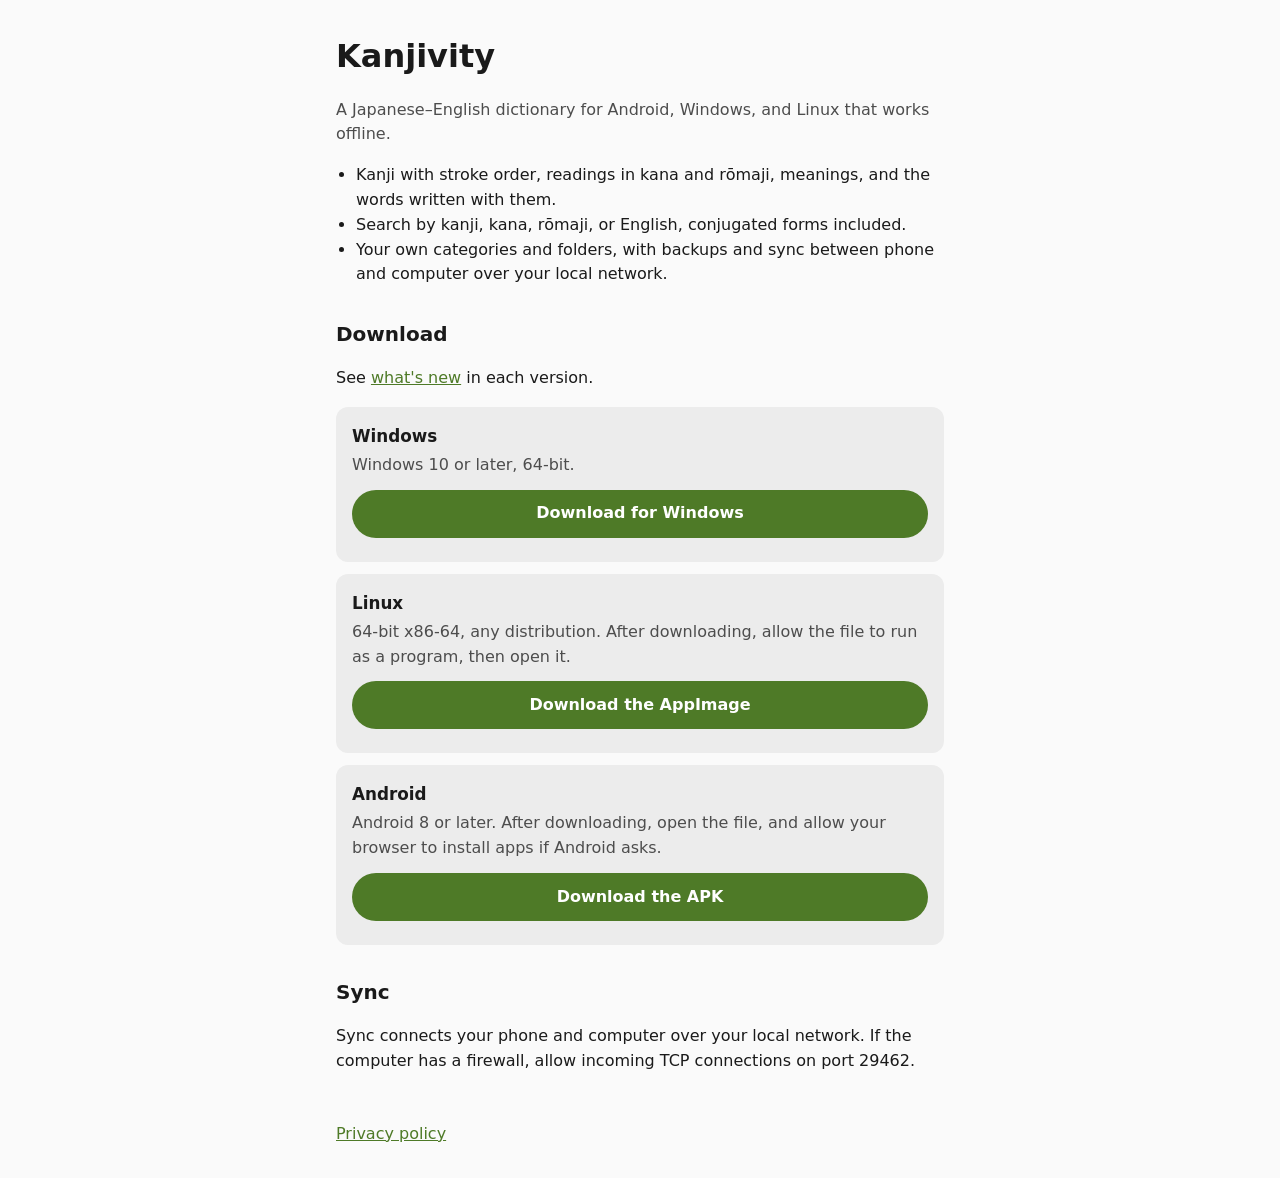
<file: index.html>
<!doctype html>
<html lang="en">
<head>
<meta charset="utf-8">
<meta name="viewport" content="width=device-width, initial-scale=1">
<meta name="color-scheme" content="dark light">
<meta name="description" content="Kanjivity is a Japanese-English dictionary for Android, Windows, and Linux that works offline.">
<title>Kanjivity</title>
<link rel="stylesheet" href="style.css">
</head>
<body>
<main>
<h1>Kanjivity</h1>
<p class="lead">A Japanese–English dictionary for Android, Windows, and Linux that works offline.</p>
<ul>
<li>Kanji with stroke order, readings in kana and rōmaji, meanings, and the words written with them.</li>
<li>Search by kanji, kana, rōmaji, or English, conjugated forms included.</li>
<li>Your own categories and folders, with backups and sync between phone and computer over your local network.</li>
</ul>
<h2>Download</h2>
<p>See <a href="changelog.html">what's new</a> in each version.</p>
<section class="card">
<h3>Windows</h3>
<p>Windows 10 or later, 64-bit.</p>
<a class="button" href="https://github.com/ghifarhaidar/kanjivity/releases/latest/download/Kanjivity.msi">Download for Windows</a>
</section>
<section class="card">
<h3>Linux</h3>
<p>64-bit x86-64, any distribution. After downloading, allow the file to run as a program, then open it.</p>
<a class="button" href="https://github.com/ghifarhaidar/kanjivity/releases/latest/download/Kanjivity-x86_64.AppImage">Download the AppImage</a>
</section>
<section class="card">
<h3>Android</h3>
<p>Android 8 or later. After downloading, open the file, and allow your browser to install apps if Android asks.</p>
<a class="button" href="https://github.com/ghifarhaidar/kanjivity/releases/latest/download/Kanjivity.apk">Download the APK</a>
</section>
<h2>Sync</h2>
<p>Sync connects your phone and computer over your local network. If the computer has a firewall, allow incoming TCP connections on port 29462.</p>
</main>
<footer>
<a href="privacy.html">Privacy policy</a>
</footer>
</body>
</html>
</file>
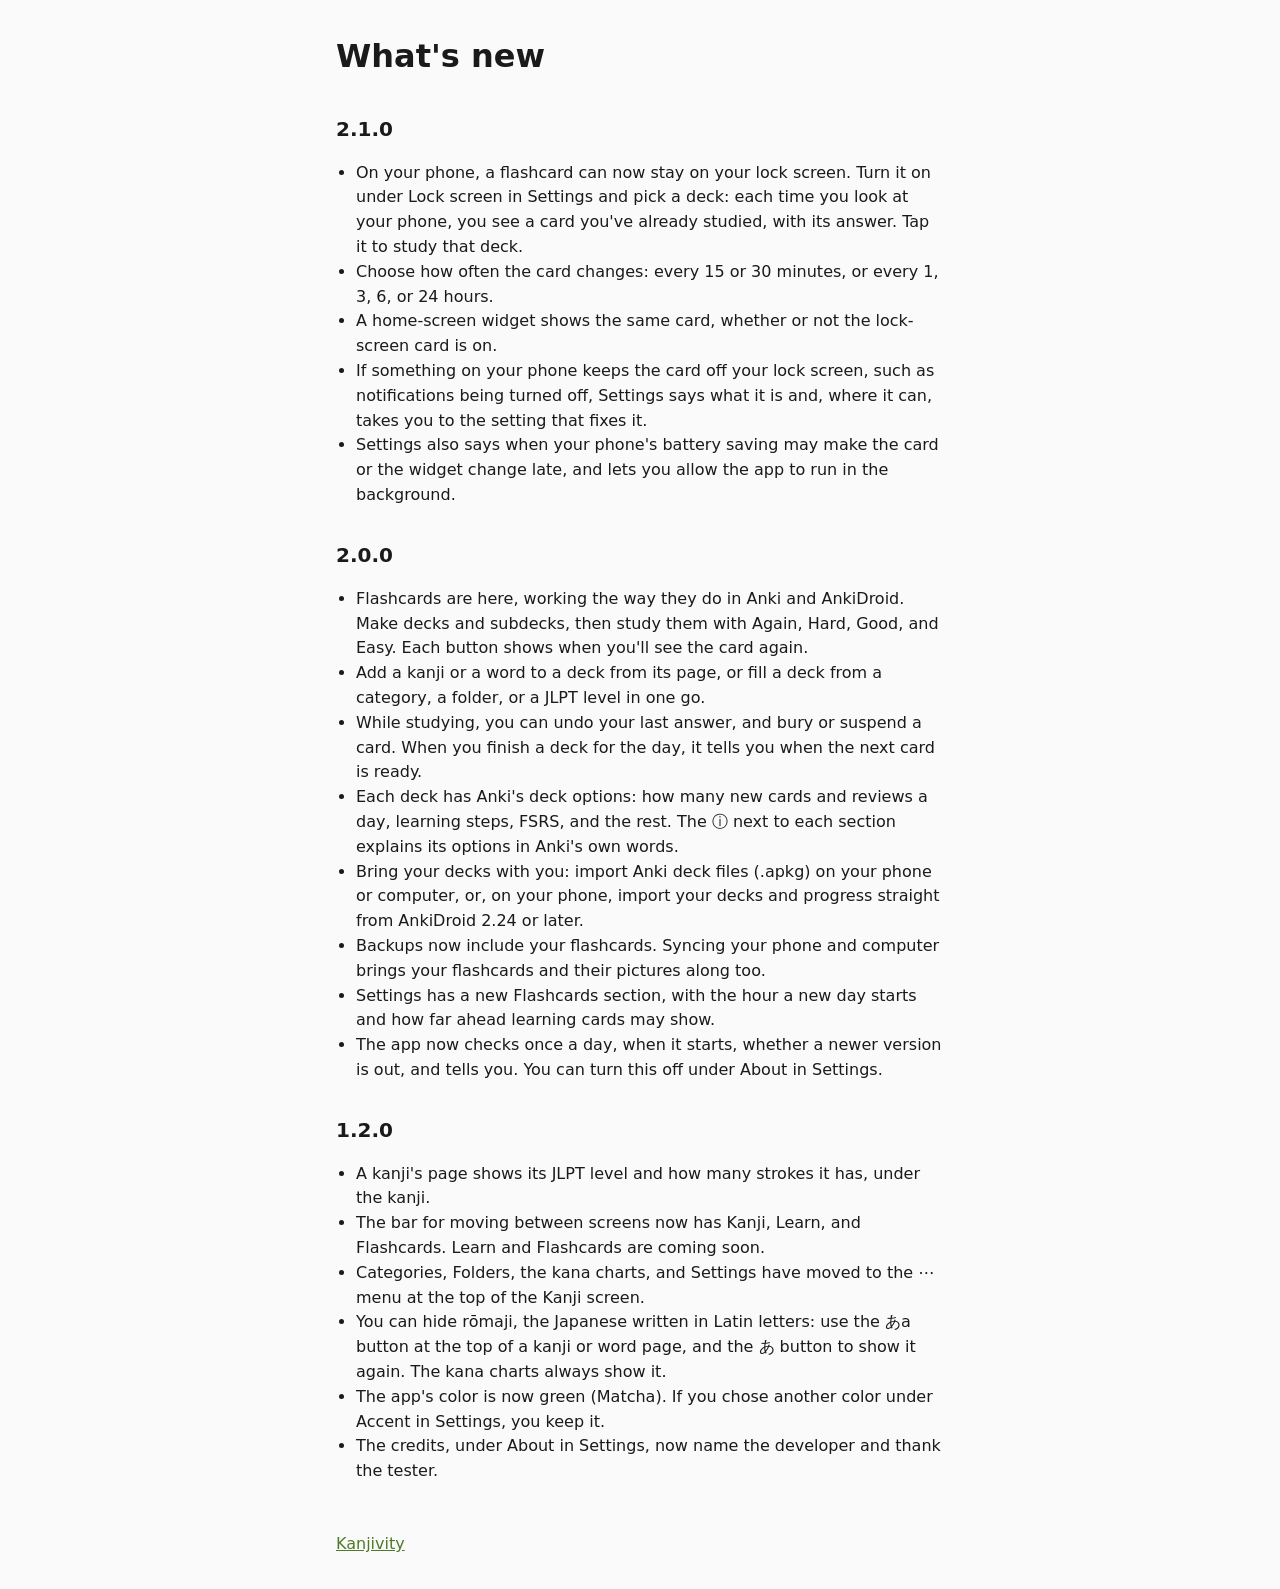
<file: changelog.html>
<!doctype html>
<html lang="en">
<head>
<meta charset="utf-8">
<meta name="viewport" content="width=device-width, initial-scale=1">
<meta name="color-scheme" content="dark light">
<meta name="description" content="What changed in each version of Kanjivity.">
<title>Kanjivity changelog</title>
<link rel="stylesheet" href="style.css">
</head>
<body>
<main>
<h1>What's new</h1>

<h2 id="v2.1.0">2.1.0</h2>
<ul>
<li>On your phone, a flashcard can now stay on your lock screen. Turn it on under Lock screen in Settings and pick a deck: each time you look at your phone, you see a card you've already studied, with its answer. Tap it to study that deck.</li>
<li>Choose how often the card changes: every 15 or 30 minutes, or every 1, 3, 6, or 24 hours.</li>
<li>A home-screen widget shows the same card, whether or not the lock-screen card is on.</li>
<li>If something on your phone keeps the card off your lock screen, such as notifications being turned off, Settings says what it is and, where it can, takes you to the setting that fixes it.</li>
<li>Settings also says when your phone's battery saving may make the card or the widget change late, and lets you allow the app to run in the background.</li>
</ul>

<h2 id="v2.0.0">2.0.0</h2>
<ul>
<li>Flashcards are here, working the way they do in Anki and AnkiDroid. Make decks and subdecks, then study them with Again, Hard, Good, and Easy. Each button shows when you'll see the card again.</li>
<li>Add a kanji or a word to a deck from its page, or fill a deck from a category, a folder, or a JLPT level in one go.</li>
<li>While studying, you can undo your last answer, and bury or suspend a card. When you finish a deck for the day, it tells you when the next card is ready.</li>
<li>Each deck has Anki's deck options: how many new cards and reviews a day, learning steps, FSRS, and the rest. The ⓘ next to each section explains its options in Anki's own words.</li>
<li>Bring your decks with you: import Anki deck files (.apkg) on your phone or computer, or, on your phone, import your decks and progress straight from AnkiDroid 2.24 or later.</li>
<li>Backups now include your flashcards. Syncing your phone and computer brings your flashcards and their pictures along too.</li>
<li>Settings has a new Flashcards section, with the hour a new day starts and how far ahead learning cards may show.</li>
<li>The app now checks once a day, when it starts, whether a newer version is out, and tells you. You can turn this off under About in Settings.</li>
</ul>

<h2 id="v1.2.0">1.2.0</h2>
<ul>
<li>A kanji's page shows its JLPT level and how many strokes it has, under the kanji.</li>
<li>The bar for moving between screens now has Kanji, Learn, and Flashcards. Learn and Flashcards are coming soon.</li>
<li>Categories, Folders, the kana charts, and Settings have moved to the ⋯ menu at the top of the Kanji screen.</li>
<li>You can hide rōmaji, the Japanese written in Latin letters: use the あa button at the top of a kanji or word page, and the あ button to show it again. The kana charts always show it.</li>
<li>The app's color is now green (Matcha). If you chose another color under Accent in Settings, you keep it.</li>
<li>The credits, under About in Settings, now name the developer and thank the tester.</li>
</ul>
</main>
<footer>
<a href="index.html">Kanjivity</a>
</footer>
</body>
</html>
</file>
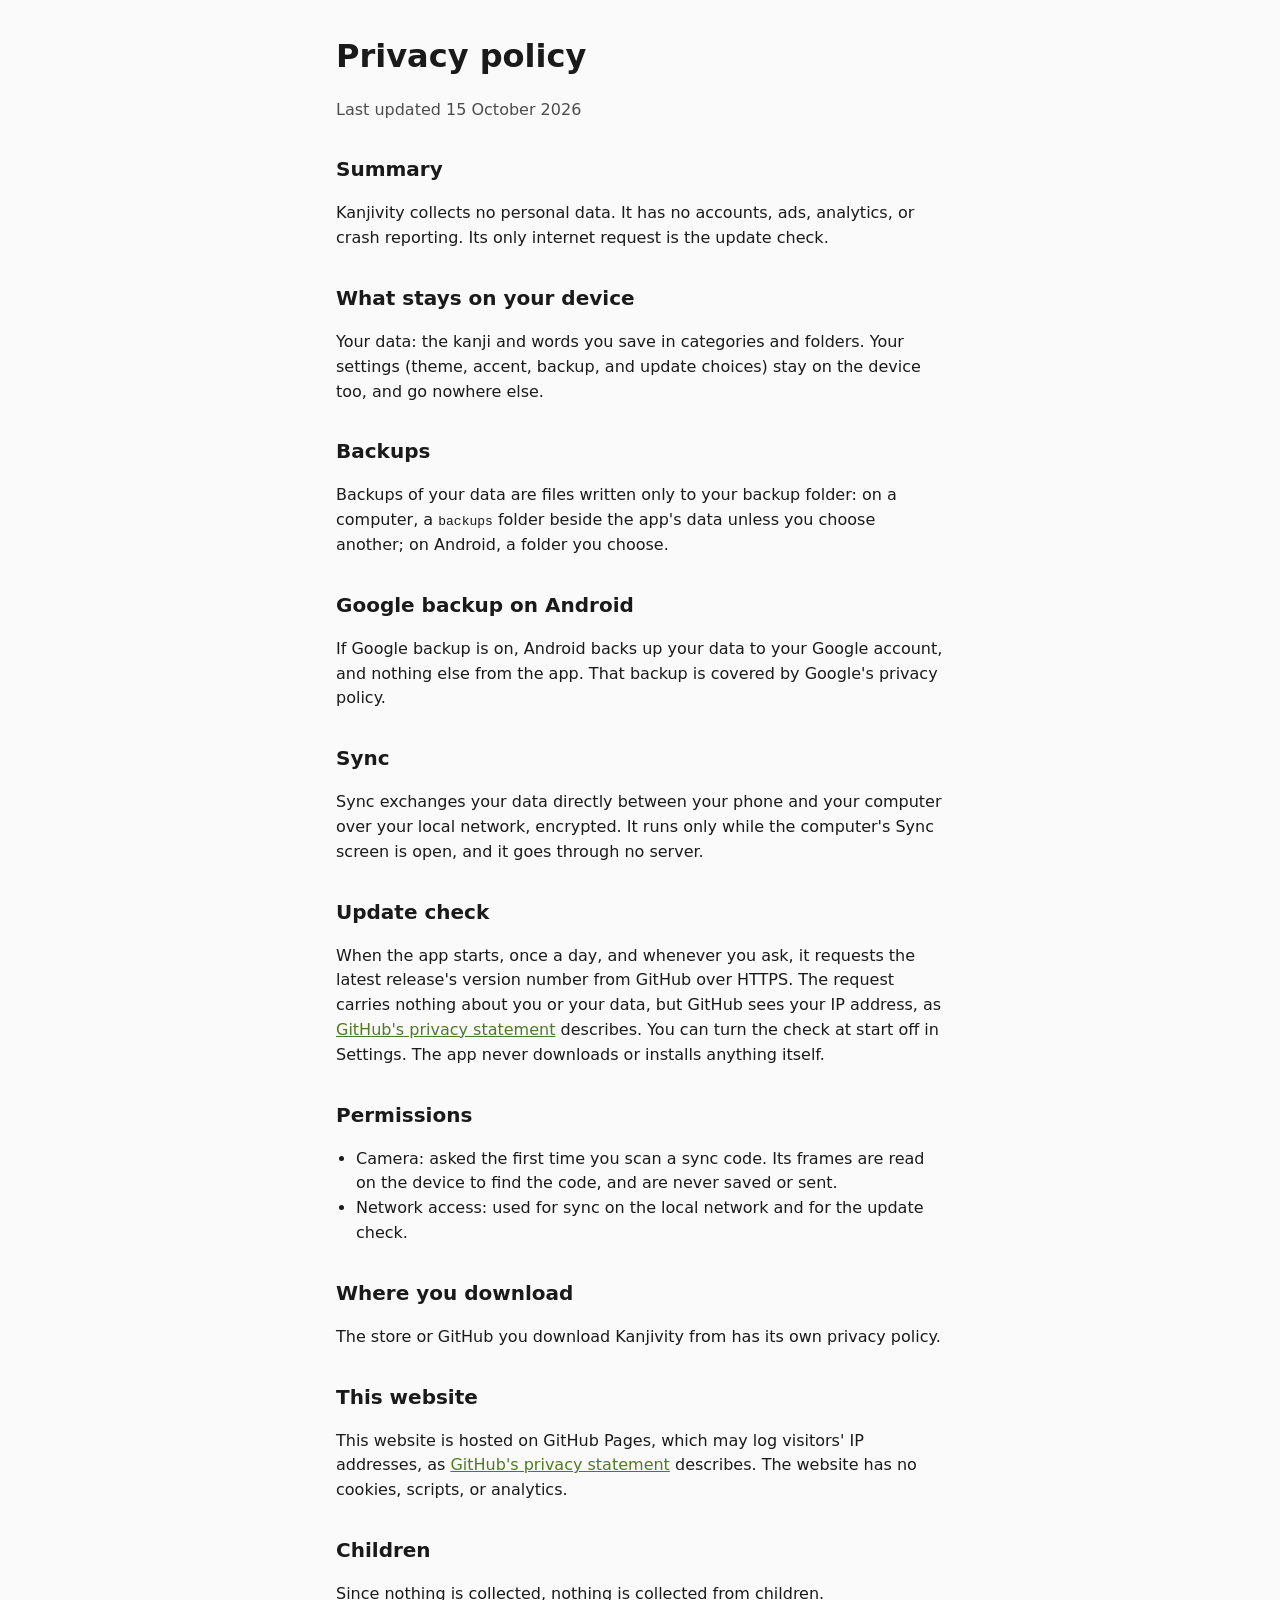
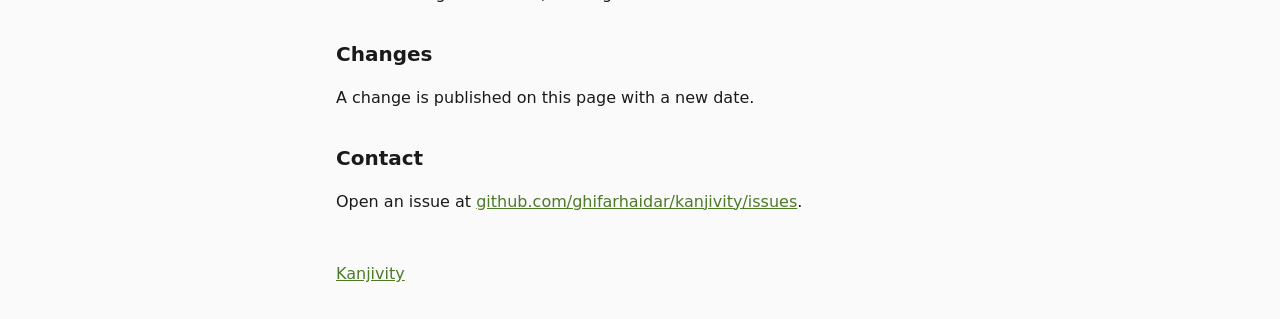
<file: privacy.html>
<!doctype html>
<html lang="en">
<head>
<meta charset="utf-8">
<meta name="viewport" content="width=device-width, initial-scale=1">
<meta name="color-scheme" content="dark light">
<meta name="description" content="What Kanjivity keeps on your device, what it sends, and what this website logs.">
<title>Kanjivity privacy policy</title>
<link rel="stylesheet" href="style.css">
</head>
<body>
<main>
<h1>Privacy policy</h1>
<p class="meta">Last updated 15 October 2026</p>

<h2>Summary</h2>
<p>Kanjivity collects no personal data. It has no accounts, ads, analytics, or crash reporting. Its only internet request is the update check.</p>

<h2>What stays on your device</h2>
<p>Your data: the kanji and words you save in categories and folders. Your settings (theme, accent, backup, and update choices) stay on the device too, and go nowhere else.</p>

<h2>Backups</h2>
<p>Backups of your data are files written only to your backup folder: on a computer, a <code>backups</code> folder beside the app's data unless you choose another; on Android, a folder you choose.</p>

<h2>Google backup on Android</h2>
<p>If Google backup is on, Android backs up your data to your Google account, and nothing else from the app. That backup is covered by Google's privacy policy.</p>

<h2>Sync</h2>
<p>Sync exchanges your data directly between your phone and your computer over your local network, encrypted. It runs only while the computer's Sync screen is open, and it goes through no server.</p>

<h2>Update check</h2>
<p>When the app starts, once a day, and whenever you ask, it requests the latest release's version number from GitHub over HTTPS. The request carries nothing about you or your data, but GitHub sees your IP address, as <a href="https://docs.github.com/en/site-policy/privacy-policies/github-general-privacy-statement">GitHub's privacy statement</a> describes. You can turn the check at start off in Settings. The app never downloads or installs anything itself.</p>

<h2>Permissions</h2>
<ul>
<li>Camera: asked the first time you scan a sync code. Its frames are read on the device to find the code, and are never saved or sent.</li>
<li>Network access: used for sync on the local network and for the update check.</li>
</ul>

<h2>Where you download</h2>
<p>The store or GitHub you download Kanjivity from has its own privacy policy.</p>

<h2>This website</h2>
<p>This website is hosted on GitHub Pages, which may log visitors' IP addresses, as <a href="https://docs.github.com/en/site-policy/privacy-policies/github-general-privacy-statement">GitHub's privacy statement</a> describes. The website has no cookies, scripts, or analytics.</p>

<h2>Children</h2>
<p>Since nothing is collected, nothing is collected from children.</p>

<h2>Changes</h2>
<p>A change is published on this page with a new date.</p>

<h2>Contact</h2>
<p>Open an issue at <a href="https://github.com/ghifarhaidar/kanjivity/issues">github.com/ghifarhaidar/kanjivity/issues</a>.</p>
</main>
<footer>
<a href="index.html">Kanjivity</a>
</footer>
</body>
</html>
</file>
<file: style.css>
:root {
  --bg: #121212;
  --text: #E6E6E6;
  --muted: #BDBDBD;
  --card: #2B2B2B;
  --accent: #9CCB6B;
  --on-accent: #121212;
}
@media (prefers-color-scheme: light) {
  :root {
    --bg: #FAFAFA;
    --text: #1A1A1A;
    --muted: #4D4D4D;
    --card: #ECECEC;
    --accent: #4E7A27;
    --on-accent: #FFFFFF;
  }
}
* { box-sizing: border-box; }
body {
  margin: 0;
  background: var(--bg);
  color: var(--text);
  font-family: system-ui, -apple-system, "Segoe UI", Roboto, "Helvetica Neue", Arial, sans-serif;
  line-height: 1.55;
  overflow-wrap: anywhere;
}
main, footer { max-width: 40rem; margin: 0 auto; padding: 0 16px; }
main { padding-top: 32px; }
h1 { font-size: 2rem; margin: 0 0 8px; }
h2 { font-size: 1.25rem; margin: 32px 0 8px; }
.lead, .meta, footer { color: var(--muted); }
ul { padding-left: 1.25rem; }
a { color: var(--accent); }
.card { background: var(--card); border-radius: 12px; padding: 16px; margin: 12px 0; }
.card h3 { margin: 0 0 4px; font-size: 1.05rem; }
.card p { margin: 0 0 12px; color: var(--muted); }
.card p:last-child { margin-bottom: 0; }
.button {
  display: flex;
  align-items: center;
  justify-content: center;
  min-height: 48px;
  margin: 8px 0;
  padding: 0 16px;
  border-radius: 24px;
  background: var(--accent);
  color: var(--on-accent);
  font-weight: 600;
  text-decoration: none;
}
footer { padding-top: 32px; padding-bottom: 32px; }
</file>
